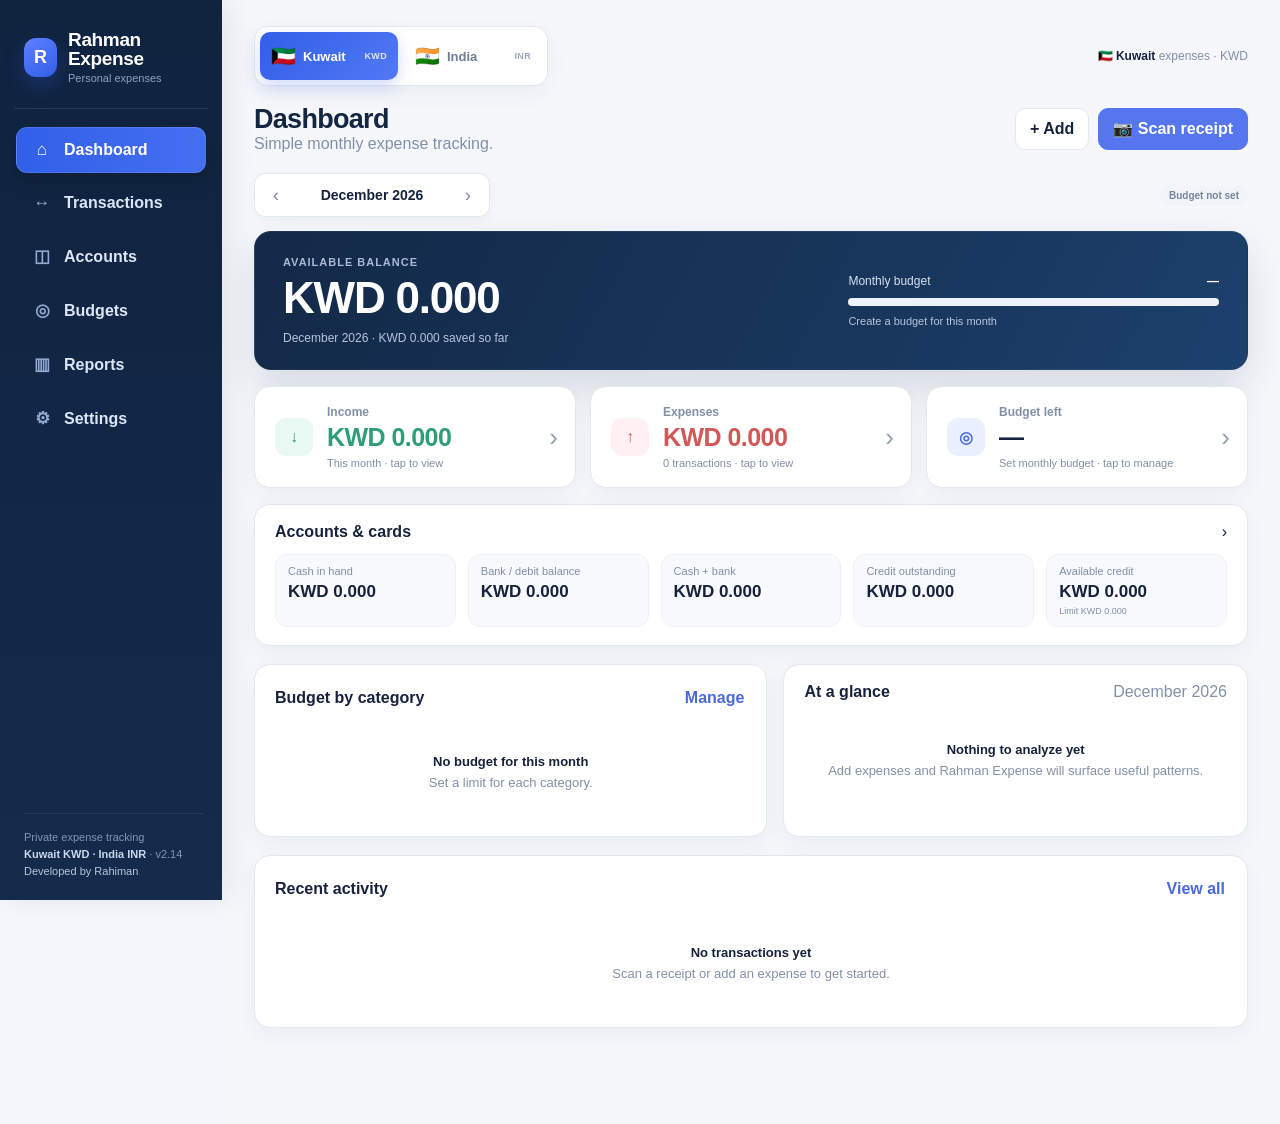
<file: index.html>
<!doctype html>
<html lang="en">
<head>
  <meta charset="utf-8" />
  <meta name="viewport" content="width=device-width, initial-scale=1, viewport-fit=cover" />
  <meta name="theme-color" content="#162947" />
  <meta http-equiv="Cache-Control" content="no-cache, no-store, must-revalidate" />
  <meta http-equiv="Pragma" content="no-cache" />
  <meta http-equiv="Expires" content="0" />
  <meta name="apple-mobile-web-app-capable" content="yes" />
  <meta name="apple-mobile-web-app-status-bar-style" content="default" />
  <meta name="apple-mobile-web-app-title" content="Rahman Expense" />
  <title>Rahman Expense — Personal Expense Manager</title>

  <!-- Rahman Expense deployment metadata. GitHub Pages serves this app from the /rahman-expense/ project path. -->
  <meta name="application-name" content="Rahman Expense" />
  <meta name="description" content="Rahman Expense personal expense manager — separate Kuwait (KWD) and India (INR) expenses, budgets and reports. Developed by Rahiman." />
  <script>
    window.LEDGERLY_DEPLOYMENT = {
      app: 'Rahman Expense',
      version: '2.14',
      currencies: ['KWD','INR'],
      hosting: 'GitHub Pages',
      projectHint: 'rahman-expense'
    };
  </script>
  <link rel="manifest" href="manifest.webmanifest?v=2.14" />
  <link rel="icon" href="icon.svg?v=2.14" type="image/svg+xml" />
  <link rel="stylesheet" href="styles.css?v=2.14" />
</head>
<body>
  <div id="app" class="app-shell" aria-live="polite"></div>
  <div id="modal-root"></div>
  <div id="toast-root" aria-live="assertive"></div>

  <script src="cloud-config.js?v=2.14"></script>
  <script src="app.js?v=2.14" defer></script>
</body>
</html>
</file>
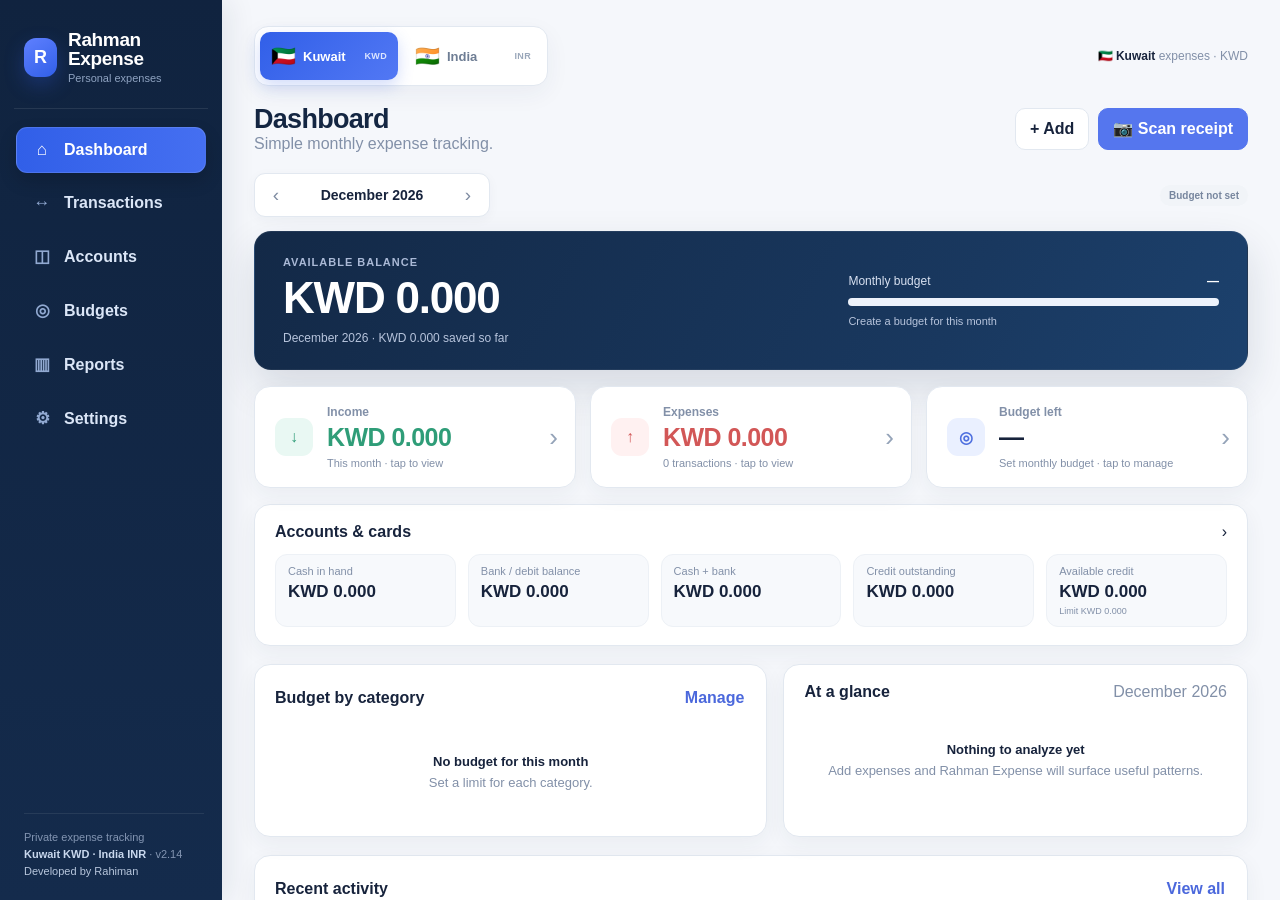
<file: refresh.html>
<!doctype html>
<html lang="en"><head><meta charset="utf-8"><meta name="viewport" content="width=device-width,initial-scale=1"><title>Rahman Expense — Refresh v2.12</title></head>
<body style="font-family:system-ui;padding:28px;line-height:1.5"><h2>Updating Rahman Expense…</h2><p>This clears only old app cache. Your expense data is not deleted.</p>
<script>
(async()=>{
  try{
    if('serviceWorker' in navigator){const regs=await navigator.serviceWorker.getRegistrations(); await Promise.all(regs.map(r=>r.unregister()));}
    if('caches' in window){const keys=await caches.keys(); await Promise.all(keys.filter(k=>k.startsWith('rahman-expense-')).map(k=>caches.delete(k)));}
  }catch(e){}
  location.replace('./?v=2.12&fresh='+Date.now());
})();
</script></body></html>
</file>
<file: styles.css>
:root {
  color-scheme: light;
  --bg: #f4f7fb;
  --panel: #ffffff;
  --panel-soft: #f7f9fc;
  --text: #17233c;
  --muted: #8290a8;
  --border: #e2e8f0;
  --accent: #162947;
  --accent-2: #5576ee;
  --accent-soft: #eaf0ff;
  --green: #49b99a;
  --green-soft: #e9f8f3;
  --danger: #d25757;
  --danger-soft: #fff0f0;
  --success: #2f9d78;
  --warning: #d99b36;
  --shadow: 0 8px 24px rgba(31, 53, 84, .055);
  --radius: 16px;
  --safe-bottom: env(safe-area-inset-bottom, 0px);
  font-family: Inter, ui-sans-serif, -apple-system, BlinkMacSystemFont, "Segoe UI", sans-serif;
}

* { box-sizing: border-box; }
html, body { margin: 0; min-height: 100%; background: var(--bg); color: var(--text); }
body { -webkit-font-smoothing: antialiased; }
button, input, select, textarea { font: inherit; }
button { cursor: pointer; }
button:focus-visible, input:focus-visible, select:focus-visible, textarea:focus-visible { outline: 3px solid rgba(85,118,238,.2); outline-offset: 2px; }

.app-shell { min-height: 100vh; }
.layout { display: grid; grid-template-columns: 222px minmax(0, 1fr); min-height: 100vh; }
.sidebar { position: sticky; top: 0; height: 100vh; padding: 24px 16px; border-right: 1px solid var(--border); background: #fff; }
.brand { display: flex; align-items: center; gap: 11px; padding: 4px 8px 28px; }
.brand-mark { width: 39px; height: 39px; border-radius: 12px; display: grid; place-items: center; background: var(--accent); color: #fff; font-weight: 850; font-size: 18px; }
.brand h1 { font-size: 19px; line-height: 1; margin: 0; letter-spacing: -.35px; }
.brand p { margin: 4px 0 0; color: var(--muted); font-size: 11px; }
.nav { display: grid; gap: 5px; }
.nav-btn { width: 100%; border: 0; background: transparent; color: #687892; text-align: left; padding: 11px 12px; border-radius: 10px; display: flex; align-items: center; gap: 10px; font-weight: 680; min-height: 44px; }
.nav-btn:hover { background: var(--panel-soft); color: var(--text); }
.nav-btn.active { background: var(--accent-soft); color: #3f61d5; }
.nav-icon { width: 22px; text-align: center; font-size: 18px; }
.sidebar-footer { position: absolute; left: 24px; right: 18px; bottom: 20px; color: #9aa6b8; font-size: 11px; line-height: 1.55; }

.main { min-width: 0; width: 100%; max-width: 1380px; margin: 0 auto; padding: 26px 32px 96px; }
.topbar { display: flex; align-items: center; justify-content: space-between; gap: 18px; margin-bottom: 20px; }
.topbar h2 { margin: 0; font-size: 27px; letter-spacing: -.7px; }
.subtle { color: var(--muted); }
.actions { display: flex; flex-wrap: wrap; gap: 9px; }
.btn { border: 1px solid var(--border); background: #fff; color: var(--text); padding: 10px 14px; border-radius: 10px; font-weight: 720; min-height: 42px; }
.btn:hover { border-color: #cfd8e6; background: #fbfcfe; }
.btn.primary { border-color: var(--accent-2); background: var(--accent-2); color: #fff; }
.btn.soft { background: var(--accent-soft); color: #4263d6; border-color: transparent; }
.btn.danger { background: var(--danger-soft); color: var(--danger); border-color: transparent; }
.btn.icon { width: 42px; padding: 0; display: grid; place-items: center; }
.btn:disabled { opacity: .5; cursor: not-allowed; }
.text-btn { border: 0; background: transparent; color: #4b68dc; font-weight: 750; padding: 6px 2px; }

.dashboard-month { display: flex; align-items: center; justify-content: space-between; gap: 12px; margin-bottom: 14px; }
.month-switch { display: inline-flex; align-items: center; gap: 6px; background: #fff; border: 1px solid var(--border); border-radius: 11px; padding: 4px; }
.month-switch button { border: 0; background: transparent; width: 34px; height: 34px; border-radius: 8px; color: #7d8aa0; font-size: 19px; }
.month-switch button:hover { background: var(--panel-soft); color: var(--text); }
.month-label { min-width: 146px; text-align: center; font-weight: 760; font-size: 14px; }

.overview-card { background: var(--accent); color: #fff; border-radius: 17px; padding: 24px 28px; display: grid; grid-template-columns: minmax(0,1fr) minmax(300px,.7fr); gap: 36px; align-items: center; }
.eyebrow { color: #aab9d6; font-size: 11px; font-weight: 800; letter-spacing: .09em; }
.overview-value { margin-top: 6px; font-size: clamp(31px, 4vw, 44px); font-weight: 820; letter-spacing: -1.2px; line-height: 1.1; overflow-wrap: anywhere; }
.overview-note { color: #b7c4dc; font-size: 12px; margin-top: 9px; }
.overview-progress-head { display: flex; align-items: center; justify-content: space-between; gap: 14px; color: #d8e1f1; font-size: 12px; margin-bottom: 10px; }
.overview-progress-head strong { color: #fff; }
.overview-progress { height: 8px; background: #edf2fb; border-radius: 99px; overflow: hidden; }
.overview-progress > i { display: block; height: 100%; border-radius: inherit; background: var(--green); }
.overview-progress > i.warning { background: #e7b65f; }
.overview-progress > i.over { background: #ea7e7e; }
.overview-progress-note { margin-top: 9px; color: #b7c4dc; font-size: 11px; }

.summary-grid { display: grid; grid-template-columns: repeat(3, minmax(0,1fr)); gap: 14px; margin-top: 16px; }
.summary-card { min-width: 0; background: #fff; border: 1px solid var(--border); border-radius: var(--radius); padding: 18px 20px; display: flex; align-items: center; gap: 14px; box-shadow: var(--shadow); }
.summary-icon { width: 38px; height: 38px; flex: 0 0 auto; border-radius: 11px; display: grid; place-items: center; font-weight: 900; }
.summary-icon.income { background: var(--green-soft); color: var(--success); }
.summary-icon.expense { background: #fff1f1; color: var(--danger); }
.summary-icon.budget { background: var(--accent-soft); color: #4e6fdf; }
.summary-value { margin-top: 4px; font-size: clamp(18px,2.4vw,25px); font-weight: 820; letter-spacing: -.55px; overflow-wrap: anywhere; }
.summary-note { margin-top: 5px; color: var(--muted); font-size: 11px; }

.grid { display: grid; gap: 16px; }
.grid.stats { grid-template-columns: repeat(4, minmax(0, 1fr)); }
.grid.two { grid-template-columns: minmax(0, 1.05fr) minmax(300px, .95fr); }
.grid.three { grid-template-columns: repeat(3, minmax(0, 1fr)); }
.card { background: #fff; border: 1px solid var(--border); border-radius: var(--radius); padding: 18px 20px; box-shadow: var(--shadow); min-width: 0; }
.card h3 { margin: 0 0 14px; font-size: 16px; }
.metric-label { color: var(--muted); font-size: 12px; font-weight: 650; }
.metric { margin-top: 7px; font-size: clamp(21px, 3vw, 29px); line-height: 1.08; font-weight: 820; letter-spacing: -.8px; overflow-wrap: anywhere; }
.metric.negative, .negative { color: var(--danger); }
.metric.positive, .positive { color: var(--success); }
.metric-note { margin-top: 8px; color: var(--muted); font-size: 11px; }

.section { margin-top: 18px; }
.section-head { display: flex; align-items: center; justify-content: space-between; gap: 12px; margin: 0 0 13px; }
.section-head h3 { margin: 0; font-size: 16px; }
.compact-note { margin-top: 8px; font-size: 11px; }

.progress { height: 8px; background: #edf1f6; border-radius: 99px; overflow: hidden; }
.progress > i { display: block; height: 100%; border-radius: inherit; background: var(--green); }
.progress > i.warning { background: var(--warning); }
.progress > i.over { background: var(--danger); }
.progress-row { display: grid; grid-template-columns: minmax(118px,1fr) 1.5fr minmax(140px,.8fr); gap: 12px; align-items: center; margin: 15px 0; }
.progress-row .name { font-weight: 680; overflow: hidden; text-overflow: ellipsis; white-space: nowrap; font-size: 13px; }
.progress-row .amount { text-align: right; font-size: 11px; color: var(--muted); white-space: nowrap; }

.list { display: grid; }
.tx-row { display: grid; grid-template-columns: 42px minmax(0,1fr) auto auto; gap: 12px; align-items: center; padding: 12px 0; border-bottom: 1px solid #edf1f5; }
.tx-row:last-child { border-bottom: 0; }
.tx-icon { width: 40px; height: 40px; border-radius: 11px; display: grid; place-items: center; background: #f3f6fa; font-size: 18px; }
.tx-title { font-weight: 750; white-space: nowrap; overflow: hidden; text-overflow: ellipsis; font-size: 13px; }
.tx-meta { color: var(--muted); font-size: 11px; margin-top: 3px; white-space: nowrap; overflow: hidden; text-overflow: ellipsis; }
.tx-amount { font-weight: 790; white-space: nowrap; font-size: 13px; }
.tx-amount.expense { color: var(--danger); }
.tx-amount.income { color: var(--success); }
.mini-menu { border: 0; background: transparent; color: var(--muted); width: 34px; height: 34px; border-radius: 9px; }
.mini-menu:hover { background: var(--panel-soft); }

.empty { padding: 28px 15px; text-align: center; color: var(--muted); font-size: 13px; }
.empty b { display: block; color: var(--text); margin-bottom: 6px; }
.filters { display: grid; grid-template-columns: 1fr 170px 180px; gap: 10px; margin-bottom: 14px; }
.field { display: grid; gap: 6px; }
.field label { font-size: 11px; color: var(--muted); font-weight: 720; }
.input, .select, .textarea { width: 100%; border: 1px solid var(--border); background: #fff; color: var(--text); border-radius: 10px; padding: 10px 11px; min-height: 42px; font-size: 16px; }
.textarea { min-height: 84px; resize: vertical; }

.budget-table { width: 100%; border-collapse: collapse; }
.budget-table th, .budget-table td { text-align: left; padding: 12px 10px; border-bottom: 1px solid #edf1f5; vertical-align: middle; }
.budget-table th { color: var(--muted); font-size: 11px; font-weight: 760; }
.budget-table td { font-size: 13px; }
.budget-table td:last-child, .budget-table th:last-child { text-align: right; }
.budget-input { max-width: 140px; text-align: right; }
.status-pill { display: inline-flex; align-items: center; gap: 6px; border-radius: 999px; padding: 5px 9px; font-size: 10px; font-weight: 760; background: #f1f4f8; color: #77869e; white-space: nowrap; }
.status-pill.good { background: var(--green-soft); color: var(--success); }
.status-pill.warn { background: #fff6e7; color: #b3791f; }
.status-pill.over { background: var(--danger-soft); color: var(--danger); }

.donut-wrap { display: flex; align-items: center; gap: 24px; min-width: 0; }
.donut { width: 170px; aspect-ratio: 1; border-radius: 50%; display: grid; place-items: center; position: relative; flex: 0 0 auto; background: conic-gradient(#e7ece9 0 100%); }
.donut::after { content: ''; width: 102px; aspect-ratio: 1; border-radius: 50%; background: #fff; position: absolute; }
.donut-center { position: relative; z-index: 1; text-align: center; }
.donut-center b { display: block; font-size: 17px; }
.donut-center small { color: var(--muted); font-size: 10px; }
.legend { display: grid; gap: 9px; min-width: 0; }
.legend-row { display: grid; grid-template-columns: 9px minmax(0,1fr) auto; gap: 8px; align-items: center; font-size: 12px; }
.legend-dot { width: 9px; height: 9px; border-radius: 50%; }
.legend-name { white-space: nowrap; overflow: hidden; text-overflow: ellipsis; }
.legend-val { color: var(--muted); white-space: nowrap; }

.trend { height: 182px; display: flex; align-items: stretch; gap: 12px; padding-top: 10px; }
.trend-item { min-width: 0; flex: 1; display: grid; grid-template-rows: 1fr auto auto; gap: 6px; text-align: center; color: var(--muted); font-size: 10px; }
.trend-bar-wrap { display: flex; align-items: flex-end; justify-content: center; min-height: 115px; }
.trend-bar { width: min(34px, 70%); background: var(--accent-2); border-radius: 6px 6px 2px 2px; min-height: 2px; }
.trend-val { color: var(--text); font-weight: 700; font-size: 9px; overflow: hidden; text-overflow: ellipsis; }

.modal-backdrop { position: fixed; inset: 0; z-index: 50; background: rgba(17,31,52,.52); display: grid; place-items: center; padding: 18px; }
.modal { width: min(700px, 100%); max-height: 90vh; overflow: auto; background: #fff; border-radius: 20px; box-shadow: 0 30px 90px rgba(0,0,0,.22); border: 1px solid rgba(255,255,255,.5); }
.modal-head { position: sticky; top: 0; z-index: 1; display: flex; align-items: center; justify-content: space-between; gap: 14px; padding: 17px 19px; border-bottom: 1px solid var(--border); background: rgba(255,255,255,.97); backdrop-filter: blur(12px); }
.modal-head h3 { margin: 0; font-size: 19px; }
.modal-body { padding: 19px; }
.modal-foot { position: sticky; bottom: 0; display: flex; justify-content: flex-end; gap: 10px; padding: 15px 19px calc(15px + var(--safe-bottom)); border-top: 1px solid var(--border); background: rgba(255,255,255,.97); backdrop-filter: blur(12px); }
.form-grid { display: grid; grid-template-columns: repeat(2, minmax(0,1fr)); gap: 13px; }
.form-grid .span2 { grid-column: 1 / -1; }
.segmented { display: grid; grid-template-columns: repeat(3, 1fr); gap: 5px; background: #f2f5f9; padding: 4px; border-radius: 11px; }
.segmented button { border: 0; border-radius: 8px; background: transparent; padding: 10px 7px; font-weight: 740; color: var(--muted); }
.segmented button.active { background: #fff; color: #4e6fdf; box-shadow: 0 1px 4px rgba(0,0,0,.06); }

.scan-box { border: 1px dashed #bdc8d8; background: #f8fafc; border-radius: 14px; padding: 14px; }
.scan-preview { display: grid; grid-template-columns: 106px minmax(0,1fr); gap: 14px; align-items: center; }
.scan-preview img { width: 106px; height: 106px; object-fit: cover; border-radius: 11px; background: #f1f4f8; }
.scan-status { color: var(--muted); font-size: 12px; line-height: 1.45; }
.scan-status strong { color: var(--text); }
.toast { position: fixed; right: 18px; bottom: calc(18px + var(--safe-bottom)); z-index: 80; max-width: min(390px, calc(100vw - 36px)); background: var(--accent); color: #fff; border-radius: 11px; padding: 12px 14px; box-shadow: var(--shadow); font-weight: 650; font-size: 13px; }

.settings-grid { display: grid; grid-template-columns: repeat(2,minmax(0,1fr)); gap: 16px; }
.setting-row { display: flex; justify-content: space-between; gap: 14px; align-items: center; padding: 12px 0; border-bottom: 1px solid #edf1f5; }
.setting-row:last-child { border-bottom: 0; }
.switch { position: relative; width: 46px; height: 27px; flex: 0 0 auto; }
.switch input { opacity: 0; position: absolute; }
.switch span { position: absolute; inset: 0; border-radius: 99px; background: #cad4e0; transition: .2s; }
.switch span::after { content: ''; position: absolute; width: 21px; height: 21px; border-radius: 50%; background: #fff; top: 3px; left: 3px; transition: .2s; box-shadow: 0 1px 5px rgba(0,0,0,.16); }
.switch input:checked + span { background: var(--accent-2); }
.switch input:checked + span::after { transform: translateX(19px); }
.mobile-nav { display: none; }

@media (max-width: 1050px) {
  .layout { grid-template-columns: 1fr; }
  .sidebar { display: none; }
  .main { max-width: none; padding: 20px 20px 100px; }
  .grid.stats { grid-template-columns: repeat(2, minmax(0,1fr)); }
  .grid.two { grid-template-columns: 1fr; }
  .overview-card { grid-template-columns: minmax(0,1fr) minmax(260px,.8fr); }
  .mobile-nav { position: fixed; display: grid; grid-template-columns: repeat(5, 1fr); left: 0; right: 0; bottom: 0; z-index: 40; border-top: 1px solid var(--border); background: rgba(255,255,255,.97); backdrop-filter: blur(16px); padding: 6px 8px calc(6px + var(--safe-bottom)); }
  .mobile-nav button { border: 0; background: transparent; color: #8390a6; border-radius: 10px; min-height: 49px; font-size: 9px; font-weight: 730; }
  .mobile-nav button span { display: block; font-size: 19px; line-height: 1.05; margin-bottom: 3px; }
  .mobile-nav button.active { color: #4e6fdf; background: var(--accent-soft); }
}

@media (max-width: 720px) {
  .main { padding: 15px 13px 94px; }
  .topbar { align-items: flex-start; flex-direction: column; gap: 12px; }
  .topbar h2 { font-size: 23px; }
  .actions { width: 100%; }
  .actions .btn { flex: 1 1 0; }
  .dashboard-month { align-items: stretch; flex-direction: column; }
  .month-switch { width: 100%; justify-content: space-between; }
  .month-label { min-width: 0; flex: 1; }
  .dashboard-month > .status-pill { align-self: flex-start; }
  .overview-card { grid-template-columns: 1fr; gap: 22px; padding: 21px 18px; }
  .overview-value { font-size: 32px; }
  .summary-grid { grid-template-columns: 1fr; gap: 9px; }
  .summary-card { padding: 14px 15px; }
  .summary-value { font-size: 21px; }
  .grid.stats { grid-template-columns: 1fr 1fr; gap: 9px; }
  .grid.three, .settings-grid { grid-template-columns: 1fr; }
  .card { border-radius: 14px; padding: 15px; }
  .metric { font-size: 20px; }
  .filters { grid-template-columns: 1fr; }
  .form-grid { grid-template-columns: 1fr; }
  .form-grid .span2 { grid-column: auto; }
  .tx-row { grid-template-columns: 40px minmax(0,1fr) auto; gap: 9px; }
  .tx-row .mini-menu { display: none; }
  .tx-amount { font-size: 12px; }
  .donut-wrap { align-items: flex-start; flex-direction: column; }
  .donut { width: 150px; align-self: center; }
  .progress-row { grid-template-columns: minmax(110px,1fr) 1.3fr; gap: 8px; }
  .progress-row .amount { grid-column: 1 / -1; text-align: left; margin-top: -3px; }
  .budget-table thead { display: none; }
  .budget-table, .budget-table tbody, .budget-table tr, .budget-table td { display: block; width: 100%; }
  .budget-table tr { padding: 11px 0; border-bottom: 1px solid var(--border); }
  .budget-table td { border: 0; padding: 5px 0; text-align: left !important; }
  .budget-table td[data-label]::before { content: attr(data-label); display: inline-block; min-width: 96px; color: var(--muted); font-size: 11px; }
  .budget-input { max-width: 155px; }
  .scan-preview { grid-template-columns: 78px minmax(0,1fr); }
  .scan-preview img { width: 78px; height: 78px; }
  .modal-backdrop { padding: 0; align-items: end; }
  .modal { width: 100%; max-height: 94vh; border-radius: 20px 20px 0 0; }
  .modal-head, .modal-body, .modal-foot { padding-left: 15px; padding-right: 15px; }
  .modal-foot .btn { flex: 1; }
  .toast { right: 12px; bottom: calc(78px + var(--safe-bottom)); max-width: calc(100vw - 24px); }
}

@media (max-width: 390px) {
  .grid.stats { grid-template-columns: 1fr; }
  .overview-value { font-size: 29px; }
  .mobile-nav { padding-left: 4px; padding-right: 4px; }
  .mobile-nav button { font-size: 8px; }
  .scan-preview { grid-template-columns: 1fr; }
}

@media print {
  .sidebar, .mobile-nav, .topbar .actions, .dashboard-month .status-pill, .text-btn, .btn { display: none !important; }
  .layout { display: block; }
  .main { max-width: none; padding: 0; }
  body { background: #fff; }
  .card, .summary-card, .overview-card { box-shadow: none; break-inside: avoid; }
}

/* Ledgerly v1.6 — professional navigation and dashboard refinement */
:root {
  --sidebar-bg: #10233f;
  --sidebar-bg-2: #142b4c;
  --sidebar-text: #dbe6f7;
  --sidebar-muted: #8395b2;
  --sidebar-hover: rgba(255,255,255,.075);
  --sidebar-active: #315fe8;
  --sidebar-active-soft: rgba(49,95,232,.22);
}

/* Desktop left navigation */
.sidebar {
  border-right: 0;
  background: linear-gradient(180deg, var(--sidebar-bg) 0%, var(--sidebar-bg-2) 100%);
  box-shadow: 8px 0 26px rgba(20,39,68,.08);
}
.brand {
  margin: -2px -2px 18px;
  padding: 8px 10px 24px;
  border-bottom: 1px solid rgba(255,255,255,.09);
}
.brand-mark {
  background: linear-gradient(145deg, #5f80ff, #315fe8);
  color: #fff;
  box-shadow: 0 8px 20px rgba(49,95,232,.28);
}
.brand h1 { color: #fff; }
.brand p { color: #8fa3c1; }
.nav { gap: 7px; }
.nav-btn {
  color: var(--sidebar-text);
  border: 1px solid transparent;
  padding: 12px 13px;
  border-radius: 11px;
  font-weight: 680;
  transition: background .16s ease, color .16s ease, border-color .16s ease, transform .16s ease;
}
.nav-btn:hover {
  background: var(--sidebar-hover);
  color: #fff;
  border-color: rgba(255,255,255,.055);
}
.nav-btn.active {
  color: #fff;
  background: linear-gradient(90deg, var(--sidebar-active) 0%, #456ff1 100%);
  border-color: rgba(255,255,255,.12);
  box-shadow: 0 8px 18px rgba(0,0,0,.16);
}
.nav-icon {
  width: 24px;
  color: #91a9d1;
  font-size: 17px;
}
.nav-btn.active .nav-icon { color: #fff; }
.sidebar-footer {
  color: var(--sidebar-muted);
  border-top: 1px solid rgba(255,255,255,.08);
  padding-top: 15px;
}
.sidebar-footer b { color: #c9d8ee; }

/* Dashboard surfaces */
.main { background: #f5f7fb; }
.overview-card {
  background: linear-gradient(118deg, #132947 0%, #19385f 70%, #1c416d 100%);
  box-shadow: 0 18px 42px rgba(18,40,70,.14);
  border: 1px solid rgba(255,255,255,.06);
}
.summary-card,
.card {
  box-shadow: 0 7px 22px rgba(28,48,77,.055);
}
.summary-card {
  transition: transform .16s ease, box-shadow .16s ease, border-color .16s ease;
}
@media (hover:hover) and (pointer:fine) {
  .summary-card:hover {
    transform: translateY(-2px);
    border-color: #d8e0eb;
    box-shadow: 0 12px 28px rgba(28,48,77,.085);
  }
}
.topbar h2 { color: #142642; font-weight: 820; }
.month-switch { box-shadow: 0 3px 12px rgba(29,49,78,.04); }

/* Mobile keeps the same professional identity without a heavy sidebar */
@media (max-width: 1050px) {
  .main { background: var(--bg); }
  .mobile-nav {
    border-top-color: #dce3ed;
    box-shadow: 0 -8px 24px rgba(23,43,72,.07);
  }
  .mobile-nav button.active {
    color: #315fe8;
    background: #eaf0ff;
  }
}

/* v1.7 private cross-device sync */
.sync-card { border-color: #dce5f2; }
.sync-head { display:flex; align-items:flex-start; justify-content:space-between; gap:16px; }
.sync-head h3 { margin-bottom:0; }
.sync-form { display:grid; grid-template-columns:1.1fr 1.35fr 1fr; gap:12px; margin-top:18px; }
.sync-meta { display:flex; flex-wrap:wrap; gap:10px 22px; margin-top:14px; padding-top:13px; border-top:1px solid var(--border); color:var(--muted); font-size:11px; }
.privacy-note { margin-top:14px; padding:11px 12px; border-radius:11px; background:#f6f8fb; color:#65738a; font-size:11px; line-height:1.5; }
@media (max-width: 800px) { .sync-form { grid-template-columns:1fr; } .sync-head { flex-direction:column; } }


/* Rahman Expense v2.4 — mobile identity, drill-down cards, and camera reliability */
.mobile-brandbar, .mobile-app-footer { display:none; }
.summary-link, .metric-card-link {
  appearance:none;
  width:100%;
  color:inherit;
  font:inherit;
  text-align:left;
  cursor:pointer;
  position:relative;
}
.summary-link { padding-right:42px; }
.summary-link .card-arrow {
  position:absolute;
  right:17px;
  top:50%;
  transform:translateY(-50%);
  color:#94a3b8;
  font-size:26px;
  font-weight:500;
}
.metric-card-link { border:1px solid var(--border); }
.summary-link:active, .metric-card-link:active { transform:translateY(1px); }
.about-card .about-line { display:flex; align-items:center; justify-content:space-between; gap:16px; padding:9px 0; border-bottom:1px solid #edf1f5; }
.about-card .about-line:last-child { border-bottom:0; }
.about-card .about-line span { color:var(--muted); }
.visually-hidden-file { position:fixed !important; left:-9999px !important; width:1px !important; height:1px !important; opacity:0 !important; pointer-events:none !important; }
.sidebar-footer span { color:#b7c6dc; }

@media (max-width:1050px) {
  .mobile-brandbar {
    display:flex;
    align-items:center;
    gap:10px;
    margin:0 0 16px;
    padding:10px 12px;
    border:1px solid #dde5f0;
    border-radius:14px;
    background:linear-gradient(135deg,#132947,#1b416f);
    color:#fff;
    box-shadow:0 8px 24px rgba(23,43,72,.08);
  }
  .mobile-brandmark {
    width:38px;
    height:38px;
    border-radius:11px;
    display:grid;
    place-items:center;
    flex:0 0 auto;
    background:linear-gradient(145deg,#5f80ff,#315fe8);
    font-weight:850;
    font-size:18px;
  }
  .mobile-brandcopy { min-width:0; display:flex; flex-direction:column; gap:2px; }
  .mobile-brandcopy strong { font-size:16px; line-height:1.1; }
  .mobile-brandcopy span { color:#b9c9e1; font-size:10px; line-height:1.35; white-space:normal; }
  .mobile-app-footer {
    display:block;
    text-align:center;
    color:#8b98ad;
    font-size:10px;
    line-height:1.5;
    padding:22px 10px 12px;
  }
  .mobile-app-footer span { color:#728198; }
}

@media (max-width:720px) {
  .mobile-brandbar { margin-bottom:13px; }
  .summary-link .card-arrow { right:14px; }
  .summary-link { min-height:112px; }
}

/* Rahman Expense v2.5 — professional mobile navigation theme */
@media (max-width: 1050px) {
  .mobile-nav {
    gap: 6px;
    border-top: 1px solid rgba(255,255,255,.10);
    background: linear-gradient(180deg, #10233f 0%, #142b4c 100%);
    box-shadow: 0 -10px 28px rgba(11, 27, 49, .20);
    padding: 8px 9px calc(8px + var(--safe-bottom));
  }
  .mobile-nav button {
    color: #a9b9d0;
    background: transparent;
    border-radius: 12px;
    min-height: 52px;
    font-size: 9px;
    font-weight: 760;
    letter-spacing: .01em;
    transition: background .16s ease, color .16s ease, transform .16s ease, box-shadow .16s ease;
  }
  .mobile-nav button span {
    color: #b8c7dc;
    font-size: 18px;
    margin-bottom: 4px;
  }
  .mobile-nav button.active {
    color: #fff;
    background: linear-gradient(135deg, #315fe8 0%, #5278f4 100%);
    box-shadow: 0 7px 18px rgba(49,95,232,.32), inset 0 0 0 1px rgba(255,255,255,.10);
  }
  .mobile-nav button.active span { color: #fff; }
  .mobile-nav button:active { transform: translateY(1px); }
}

@media (max-width: 390px) {
  .mobile-nav { gap: 3px; padding-left: 5px; padding-right: 5px; }
  .mobile-nav button { min-height: 50px; font-size: 8px; border-radius: 10px; }
  .mobile-nav button span { font-size: 17px; }
}

/* v2.6 statement import */
.statement-modal.wide{width:min(1080px,100%)}
.statement-processing{display:grid;justify-items:center;text-align:center;gap:10px;padding:38px 18px}
.processing-spinner{width:34px;height:34px;border:4px solid #dbe5f2;border-top-color:var(--accent);border-radius:50%;animation:statement-spin .8s linear infinite}
@keyframes statement-spin{to{transform:rotate(360deg)}}
.statement-note{padding:12px 14px;border-radius:12px;background:#f3f6fb;border:1px solid var(--border);margin-bottom:14px;color:var(--muted)}
.statement-review-list{display:grid;gap:9px}
.statement-review-row{display:grid;grid-template-columns:28px minmax(220px,1fr) minmax(260px,.75fr) 120px;align-items:center;gap:12px;border:1px solid var(--border);border-radius:14px;padding:12px;background:#fff}
.statement-review-row.is-duplicate{opacity:.58;background:#f7f8fa}
.statement-check input{width:18px;height:18px}
.statement-main{min-width:0}
.statement-title{font-weight:800;color:var(--text)}
.statement-meta,.statement-narration{font-size:12px;color:var(--muted);margin-top:3px;overflow-wrap:anywhere}
.statement-narration{max-height:34px;overflow:hidden}
.statement-controls{display:grid;grid-template-columns:1fr 1.2fr;gap:7px}
.select.compact{padding:9px 10px;margin:0;min-width:0}
.statement-amount{text-align:right;font-weight:850;white-space:nowrap}
.pdf-file-preview{width:110px;height:110px;border-radius:12px;background:var(--panel-soft);display:grid;place-items:center;text-align:center;font-size:34px;padding:8px}
.pdf-file-preview small{display:block;font-size:10px;color:var(--muted);max-width:90px;overflow:hidden;text-overflow:ellipsis;white-space:nowrap}
@media(max-width:760px){
 .statement-review-row{grid-template-columns:26px minmax(0,1fr) auto;gap:9px}
 .statement-controls{grid-column:2/-1;grid-template-columns:1fr 1fr}
 .statement-amount{grid-column:3;grid-row:1;text-align:right}
 .statement-main{grid-column:2/3}
 .statement-modal.wide{max-height:94vh}
}
@media(max-width:430px){
 .statement-controls{grid-template-columns:1fr}
 .statement-review-row{padding:10px}
 .statement-amount{font-size:13px}
}

.statement-direction{display:inline-flex;align-items:center;border-radius:999px;padding:2px 7px;font-size:10px;font-weight:850;letter-spacing:.02em}.statement-direction.is-debit{background:#fff0f0;color:#b83e48}.statement-direction.is-credit{background:#eaf9f2;color:#16845f}.statement-amount small{display:block;font-size:9px;line-height:1;color:var(--muted);margin-bottom:3px}

/* v2.8 Kuwait / India country separation */
.country-tabs-wrap { display:flex; align-items:center; justify-content:space-between; gap:12px; margin-bottom:18px; }
.country-tabs { display:inline-grid; grid-template-columns:repeat(2,minmax(138px,1fr)); gap:6px; padding:5px; border:1px solid var(--border); border-radius:14px; background:#fff; box-shadow:var(--shadow); }
.country-tab { min-width:0; min-height:48px; border:0; border-radius:10px; background:transparent; color:#6e7d94; display:grid; grid-template-columns:auto 1fr auto; align-items:center; gap:7px; padding:8px 11px; text-align:left; }
.country-tab > span { font-size:20px; line-height:1; }
.country-tab > b { color:inherit; font-size:13px; }
.country-tab > small { color:#9aa7ba; font-size:9px; font-weight:800; letter-spacing:.04em; }
.country-tab.active { background:linear-gradient(135deg,#315fe8 0%,#5278f4 100%); color:#fff; box-shadow:0 6px 16px rgba(49,95,232,.22); }
.country-tab.active small { color:#dce5ff; }
.country-context { color:var(--muted); font-size:12px; white-space:nowrap; }
.country-context b { color:var(--text); }

@media (max-width:720px){
  .country-tabs-wrap { align-items:stretch; flex-direction:column; gap:7px; margin-bottom:14px; }
  .country-tabs { width:100%; grid-template-columns:1fr 1fr; }
  .country-tab { grid-template-columns:auto 1fr; min-height:46px; padding:7px 10px; }
  .country-tab > small { grid-column:2; margin-top:-4px; }
  .country-context { padding-left:3px; font-size:10px; }
}

/* Rahman Expense v2.12 — accounts, debit balances and credit limits */
.account-overview-link{display:block;width:100%;margin-top:16px;text-align:left;color:inherit;cursor:pointer;border:1px solid var(--border);background:#fff}
.account-mini-grid{display:grid;grid-template-columns:repeat(4,minmax(0,1fr));gap:12px}
.account-mini-grid>div{padding:10px 12px;border-radius:12px;background:#f7f9fc;border:1px solid #edf1f6}
.account-mini-grid span,.account-values span,.account-balance span{display:block;color:var(--muted);font-size:11px;margin-bottom:5px}
.account-mini-grid b,.account-values b,.account-balance b{font-size:17px;color:var(--text)}
.accounts-grid{display:grid;grid-template-columns:repeat(2,minmax(0,1fr));gap:14px}
.account-card{border:1px solid var(--border);border-radius:16px;padding:18px;background:#fff;box-shadow:0 7px 22px rgba(28,48,77,.055);cursor:pointer}
.account-card-head{display:flex;justify-content:space-between;align-items:flex-start;gap:12px}
.account-card-head h3{margin:4px 0 2px}
.account-values{display:grid;grid-template-columns:repeat(3,minmax(0,1fr));gap:10px;margin:16px 0 12px}
.account-values>div,.account-balance{padding:12px;border-radius:12px;background:#f7f9fc;border:1px solid #edf1f6}
.account-balance{margin-top:16px}
.account-balance b{font-size:24px}
.account-updated{margin-top:10px;font-size:10px}
.accounts-summary{margin-bottom:18px}
@media (max-width:1050px){
  .mobile-nav{grid-template-columns:repeat(6,1fr)}
  .mobile-nav button{font-size:8px;min-width:0;padding-left:2px;padding-right:2px}
  .mobile-nav button span{font-size:16px}
  .account-mini-grid{grid-template-columns:repeat(2,minmax(0,1fr))}
  .accounts-grid{grid-template-columns:1fr}
}
@media (max-width:390px){
  .mobile-nav button{font-size:7px}
  .mobile-nav button span{font-size:15px}
  .account-values{grid-template-columns:1fr}
}

/* Rahman Expense v2.12 — Kuwait cash/bank/credit separation */
.account-mini-grid{grid-template-columns:repeat(5,minmax(0,1fr))}
.account-mini-grid small{display:block;color:var(--muted);font-size:9px;margin-top:4px}
.accounts-summary{grid-template-columns:repeat(4,minmax(0,1fr))}
.account-group{margin-top:18px}
.account-group-head{display:flex;align-items:center;justify-content:space-between;gap:12px;margin:0 0 10px}
.account-group-head h3{margin:0}
.account-group-head span{color:var(--muted);font-size:11px}
@media(max-width:1100px){.account-mini-grid{grid-template-columns:repeat(2,minmax(0,1fr))}.accounts-summary{grid-template-columns:repeat(2,minmax(0,1fr))}}
@media(max-width:720px){.account-mini-grid,.accounts-summary{grid-template-columns:1fr}.account-group{margin-top:14px}.account-group-head{padding:0 2px}}
</file>
